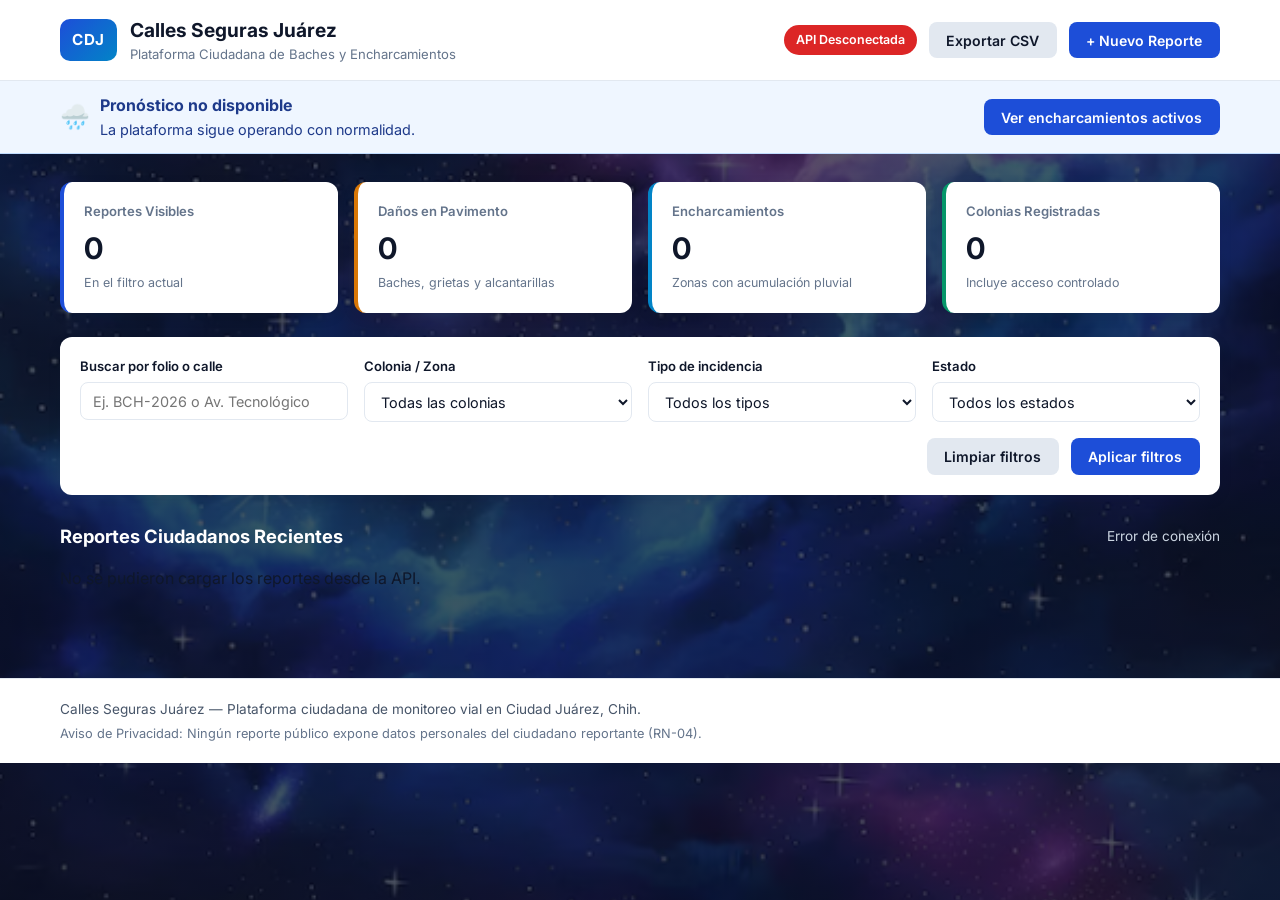
<file: index.html>
<!DOCTYPE html>
<html lang="es">
<head>
  <meta charset="UTF-8" />
  <meta name="viewport" content="width=device-width, initial-scale=1.0" />
  <title>Calles Seguras Juárez | Monitoreo Vial Ciudadano</title>
  <link rel="preconnect" href="https://fonts.googleapis.com" />
  <link rel="preconnect" href="https://fonts.gstatic.com" crossorigin />
  <link href="https://fonts.googleapis.com/css2?family=Inter:wght@400;500;600;700&display=swap" rel="stylesheet" />
  <link rel="stylesheet" href="styles.css" />
</head>
<body>
  <header class="navbar">
    <div class="container navbar-content">
      <div class="brand">
        <span class="brand-badge">CDJ</span>
        <div>
          <h1>Calles Seguras Juárez</h1>
          <p>Plataforma Ciudadana de Baches y Encharcamientos</p>
        </div>
      </div>
      <div class="navbar-actions">
        <span id="api-status" class="status-pill status-loading">Conectando API...</span>
        <button id="btn-exportar-csv" class="btn btn-secondary" title="Descargar reporte filtrado">Exportar CSV</button>
        <button id="btn-abrir-modal" class="btn btn-primary">+ Nuevo Reporte</button>
      </div>
    </div>
  </header>

  <!-- Banner de Aviso de Lluvia (HU-08.1 - API Externa Open-Meteo Juárez) -->
  <section id="banner-lluvia" class="rain-banner hidden" aria-live="polite">
    <div class="container rain-banner-content">
      <div class="rain-info">
        <span class="rain-icon" aria-hidden="true">🌧️</span>
        <div>
          <strong id="rain-titulo">Pronóstico meteorológico en Ciudad Juárez</strong>
          <p id="rain-detalle">Consultando probabilidad de precipitación en las próximas 12 horas...</p>
        </div>
      </div>
      <button id="btn-filtrar-encharcamientos" class="btn btn-warning-sm">Ver encharcamientos activos</button>
    </div>
  </section>

  <main class="container main-content">
    <!-- Tarjetas de Resumen -->
    <section class="stats-grid" aria-label="Indicadores generales">
      <article class="stat-card">
        <span class="stat-label">Reportes Visibles</span>
        <strong id="stat-total" class="stat-value">0</strong>
        <span class="stat-sub">En el filtro actual</span>
      </article>
      <article class="stat-card stat-warning">
        <span class="stat-label">Daños en Pavimento</span>
        <strong id="stat-baches" class="stat-value">0</strong>
        <span class="stat-sub">Baches, grietas y alcantarillas</span>
      </article>
      <article class="stat-card stat-info">
        <span class="stat-label">Encharcamientos</span>
        <strong id="stat-encharcamientos" class="stat-value">0</strong>
        <span class="stat-sub">Zonas con acumulación pluvial</span>
      </article>
      <article class="stat-card stat-success">
        <span class="stat-label">Colonias Registradas</span>
        <strong id="stat-colonias" class="stat-value">0</strong>
        <span class="stat-sub">Incluye acceso controlado</span>
      </article>
    </section>

    <!-- Barra de Filtros -->
    <section class="filters-card" aria-label="Filtros de búsqueda">
      <div class="filters-grid">
        <div class="form-group">
          <label for="filtro-buscar">Buscar por folio o calle</label>
          <input type="text" id="filtro-buscar" placeholder="Ej. BCH-2026 o Av. Tecnológico" />
        </div>
        <div class="form-group">
          <label for="filtro-colonia">Colonia / Zona</label>
          <select id="filtro-colonia">
            <option value="">Todas las colonias</option>
          </select>
        </div>
        <div class="form-group">
          <label for="filtro-tipo">Tipo de incidencia</label>
          <select id="filtro-tipo">
            <option value="">Todos los tipos</option>
            <option value="bache">Bache</option>
            <option value="hundimiento">Hundimiento</option>
            <option value="grieta">Grieta</option>
            <option value="alcantarilla_sin_tapa">Alcantarilla sin tapa</option>
            <option value="encharcamiento">Encharcamiento</option>
          </select>
        </div>
        <div class="form-group">
          <label for="filtro-estado">Estado</label>
          <select id="filtro-estado">
            <option value="">Todos los estados</option>
            <option value="recibido">Recibido</option>
            <option value="validado">Validado</option>
            <option value="programado">Programado</option>
            <option value="en_reparacion">En reparación</option>
            <option value="reparado">Reparado</option>
            <option value="activo">Activo (Encharcamiento)</option>
            <option value="historico">Histórico</option>
          </select>
        </div>
      </div>
      <div class="filters-footer">
        <button id="btn-limpiar" class="btn btn-secondary">Limpiar filtros</button>
        <button id="btn-filtrar" class="btn btn-primary">Aplicar filtros</button>
      </div>
    </section>

    <!-- Listado de Reportes -->
    <section class="reports-section" aria-label="Listado de reportes">
      <div class="section-header">
        <h2>Reportes Ciudadanos Recientes</h2>
        <span id="resultados-texto" class="muted-text">Cargando registros...</span>
      </div>
      <div id="reportes-grid" class="reports-grid"></div>
    </section>
  </main>

  <footer class="footer">
    <div class="container footer-content">
      <p>Calles Seguras Juárez — Plataforma ciudadana de monitoreo vial en Ciudad Juárez, Chih.</p>
      <p class="footer-note">Aviso de Privacidad: Ningún reporte público expone datos personales del ciudadano reportante (RN-04).</p>
    </div>
  </footer>

  <!-- Modal para Crear Nuevo Reporte -->
  <div id="modal-reporte" class="modal-backdrop hidden" role="dialog" aria-modal="true" aria-labelledby="modal-titulo">
    <div class="modal-card">
      <div class="modal-header">
        <h3 id="modal-titulo">Registrar Nuevo Reporte</h3>
        <button id="btn-cerrar-modal" class="btn-icon" aria-label="Cerrar">&times;</button>
      </div>
      <form id="form-nuevo-reporte" class="modal-form">
        <div class="form-row">
          <div class="form-group">
            <label for="rep-tipo">Tipo de incidencia *</label>
            <select id="rep-tipo" required>
              <option value="bache">Bache</option>
              <option value="hundimiento">Hundimiento</option>
              <option value="grieta">Grieta</option>
              <option value="alcantarilla_sin_tapa">Alcantarilla sin tapa</option>
              <option value="encharcamiento">Encharcamiento</option>
            </select>
          </div>
          <div class="form-group">
            <label for="rep-colonia">Colonia / Zona *</label>
            <select id="rep-colonia" required>
              <option value="">Selecciona una colonia...</option>
            </select>
          </div>
        </div>

        <div class="form-row">
          <div class="form-group">
            <label for="rep-calle">Calle y referencia *</label>
            <input type="text" id="rep-calle" placeholder="Ej. Av. Ejército Nacional #4520" required />
          </div>
          <div class="form-group">
            <label for="rep-severidad" id="label-severidad">Severidad o nivel *</label>
            <input type="text" id="rep-severidad" placeholder="Ej. Alta / Cubre un carril" value="Media" required />
          </div>
        </div>

        <div class="form-row">
          <div class="form-group">
            <label for="rep-lat">Latitud (Juárez) *</label>
            <input type="number" step="any" id="rep-lat" value="31.7385" required />
          </div>
          <div class="form-group">
            <label for="rep-lon">Longitud (Juárez) *</label>
            <input type="number" step="any" id="rep-lon" value="-106.4850" required />
          </div>
        </div>

        <div class="geo-row">
          <button type="button" id="btn-usar-gps" class="btn btn-secondary btn-sm">📍 Usar mi ubicación GPS</button>
          <span id="gps-estado" class="muted-text">Validado dentro del municipio de Juárez (RN-01)</span>
        </div>

        <div class="form-group">
          <label for="rep-descripcion">Descripción detallada *</label>
          <textarea id="rep-descripcion" rows="3" maxlength="500" placeholder="Describe el tamaño, riesgo vial o referencia cercana (máx. 500 caracteres)..." required></textarea>
        </div>

        <div class="modal-actions">
          <button type="button" id="btn-cancelar-modal" class="btn btn-secondary">Cancelar</button>
          <button type="submit" class="btn btn-primary">Guardar Reporte</button>
        </div>
      </form>
    </div>
  </div>

  <!-- Notificación Toast -->
  <div id="toast" class="toast hidden" role="status"></div>

  <script src="app.js"></script>
</body>
</html>
</file>
<file: styles.css>
:root {
  --bg: #f4f6f9;
  --surface: #ffffff;
  --primary: #1d4ed8;
  --primary-hover: #1e40af;
  --text: #0f172a;
  --muted: #64748b;
  --border: #e2e8f0;
  --success: #059669;
  --warning: #d97706;
  --info: #0284c7;
  --danger: #dc2626;
  --radius: 12px;
  --shadow: 0 4px 14px rgba(15, 23, 42, 0.08);
}

* {
  box-sizing: border-box;
  margin: 0;
  padding: 0;
}

body {
  min-height: 100vh;
  font-family: "Inter", system-ui, -apple-system, sans-serif;
  background-color: #0b1026;
  background-image:
    linear-gradient(rgba(10, 15, 35, 0.68), rgba(10, 15, 35, 0.72)),
    url("galaxia.png");
  background-size: cover;
  background-position: center;
  background-attachment: fixed;
  background-repeat: no-repeat;
  color: var(--text);
  line-height: 1.5;
}

.container {
  max-width: 1200px;
  margin: 0 auto;
  padding: 0 1.25rem;
}

/* Navbar */
.navbar {
  background: var(--surface);
  border-bottom: 1px solid var(--border);
  position: sticky;
  top: 0;
  z-index: 20;
}

.navbar-content {
  display: flex;
  align-items: center;
  justify-content: space-between;
  padding-top: 1rem;
  padding-bottom: 1rem;
  gap: 1rem;
  flex-wrap: wrap;
}

.brand {
  display: flex;
  align-items: center;
  gap: 0.85rem;
}

.brand-badge {
  background: linear-gradient(135deg, #1d4ed8, #0284c7);
  color: #fff;
  font-weight: 700;
  padding: 0.6rem 0.75rem;
  border-radius: 10px;
  font-size: 0.95rem;
  letter-spacing: 0.04em;
}

.brand h1 {
  font-size: 1.2rem;
  font-weight: 700;
}

.brand p {
  font-size: 0.82rem;
  color: var(--muted);
}

.navbar-actions {
  display: flex;
  align-items: center;
  gap: 0.75rem;
  flex-wrap: wrap;
}

.status-pill {
  font-size: 0.78rem;
  font-weight: 600;
  padding: 0.35rem 0.75rem;
  border-radius: 999px;
}

.status-loading {
  background: #fef3c7;
  color: #92400e;
}

.status-online {
  background: #d1fae5;
  color: #065f46;
}

.status-offline {
  background: #fee2e2;
  color: #991b1b;
}

/* Banner de lluvia */
.rain-banner {
  background-color: #eff6ff;
  border-bottom: 1px solid #bfdbfe;
  padding: 12px 0;
  color: #1e3a8a;
}

.rain-banner.rain-alert {
  background-color: #fef3c7;
  border-bottom-color: #fcd34d;
  color: #92400e;
}

.rain-banner-content {
  display: flex;
  flex-wrap: wrap;
  align-items: center;
  justify-content: space-between;
  gap: 12px;
}

.rain-info {
  display: flex;
  align-items: center;
  gap: 10px;
}

.rain-icon {
  font-size: 1.5rem;
}

.rain-info p {
  margin: 2px 0 0;
  font-size: 0.9rem;
}

.btn-warning-sm {
  background-color: #1d4ed8;
  color: #ffffff;
  border: none;
  padding: 8px 12px;
  border-radius: 8px;
  font-size: 0.85rem;
  font-weight: 600;
  cursor: pointer;
}

.btn-warning-sm:hover {
  background-color: #1e40af;
}

/* Main */
.main-content {
  padding-top: 1.75rem;
  padding-bottom: 3rem;
}

/* Stats */
.stats-grid {
  display: grid;
  grid-template-columns: repeat(auto-fit, minmax(220px, 1fr));
  gap: 1rem;
  margin-bottom: 1.5rem;
}

.stat-card {
  background: var(--surface);
  padding: 1.25rem;
  border-radius: var(--radius);
  box-shadow: var(--shadow);
  border-left: 4px solid var(--primary);
  display: flex;
  flex-direction: column;
}

.stat-warning { border-left-color: var(--warning); }
.stat-info { border-left-color: var(--info); }
.stat-success { border-left-color: var(--success); }

.stat-label {
  font-size: 0.82rem;
  color: var(--muted);
  font-weight: 600;
}

.stat-value {
  font-size: 1.85rem;
  font-weight: 700;
  margin: 0.25rem 0;
}

.stat-sub {
  font-size: 0.78rem;
  color: var(--muted);
}

/* Filters */
.filters-card {
  background: var(--surface);
  padding: 1.25rem;
  border-radius: var(--radius);
  box-shadow: var(--shadow);
  margin-bottom: 1.75rem;
}

.filters-grid {
  display: grid;
  grid-template-columns: repeat(auto-fit, minmax(210px, 1fr));
  gap: 1rem;
}

.form-group {
  display: flex;
  flex-direction: column;
  gap: 0.35rem;
}

.form-group label {
  font-size: 0.82rem;
  font-weight: 600;
  color: var(--text);
}

input, select, textarea {
  padding: 0.6rem 0.75rem;
  border: 1px solid var(--border);
  border-radius: 8px;
  font-family: inherit;
  font-size: 0.9rem;
  color: var(--text);
  background: #fff;
}

input:focus, select:focus, textarea:focus {
  outline: none;
  border-color: var(--primary);
  box-shadow: 0 0 0 3px rgba(29, 78, 216, 0.12);
}

.filters-footer {
  display: flex;
  justify-content: flex-end;
  gap: 0.75rem;
  margin-top: 1rem;
}

/* Buttons */
.btn {
  padding: 0.6rem 1.1rem;
  border: none;
  border-radius: 8px;
  font-family: inherit;
  font-size: 0.88rem;
  font-weight: 600;
  cursor: pointer;
  transition: background 0.15s ease, transform 0.1s ease;
}

.btn:active {
  transform: scale(0.98);
}

.btn-primary {
  background: var(--primary);
  color: #fff;
}

.btn-primary:hover {
  background: var(--primary-hover);
}

.btn-secondary {
  background: #e2e8f0;
  color: var(--text);
}

.btn-secondary:hover {
  background: #cbd5e1;
}

.btn-outline {
  background: transparent;
  border: 1px solid var(--primary);
  color: var(--primary);
  padding: 0.45rem 0.85rem;
  font-size: 0.82rem;
}

.btn-outline:hover {
  background: rgba(29, 78, 216, 0.08);
}

.btn-sm {
  padding: 6px 10px;
  font-size: 0.85rem;
}

/* Reports Grid */
.section-header {
  display: flex;
  align-items: center;
  justify-content: space-between;
  margin-bottom: 1rem;
  flex-wrap: wrap;
  gap: 0.5rem;
}

.section-header h2 {
  font-size: 1.15rem;
  color: #ffffff;
}

.muted-text {
  font-size: 0.85rem;
  color: #cbd5e1;
}

.reports-grid {
  display: grid;
  grid-template-columns: repeat(auto-fill, minmax(320px, 1fr));
  gap: 1.15rem;
}

.report-card {
  background: var(--surface);
  border-radius: var(--radius);
  padding: 1.2rem;
  box-shadow: var(--shadow);
  border: 1px solid var(--border);
  display: flex;
  flex-direction: column;
  justify-content: space-between;
  gap: 0.85rem;
}

.report-top {
  display: flex;
  align-items: center;
  justify-content: space-between;
  gap: 0.5rem;
}

.folio-tag {
  font-weight: 700;
  font-size: 0.85rem;
  color: var(--primary);
  background: #eff6ff;
  padding: 0.25rem 0.6rem;
  border-radius: 6px;
}

.badge {
  font-size: 0.75rem;
  font-weight: 600;
  padding: 0.22rem 0.6rem;
  border-radius: 999px;
  text-transform: capitalize;
}

.badge-estado {
  background: #f1f5f9;
  color: #334155;
}

.badge-encharcamiento {
  background: #e0f2fe;
  color: #0369a1;
}

.badge-danio {
  background: #fef3c7;
  color: #92400e;
}

.report-title {
  font-size: 1rem;
  font-weight: 700;
  margin-bottom: 0.2rem;
}

.report-meta {
  font-size: 0.82rem;
  color: var(--muted);
}

.report-desc {
  font-size: 0.88rem;
  color: #334155;
}

.report-footer {
  display: flex;
  align-items: center;
  justify-content: space-between;
  padding-top: 0.75rem;
  border-top: 1px solid var(--border);
  gap: 0.5rem;
}

.map-link {
  color: #1d4ed8;
  text-decoration: none;
  font-weight: 600;
  font-size: 0.85rem;
}

.map-link:hover {
  text-decoration: underline;
}

.card-actions {
  display: flex;
  flex-wrap: wrap;
  gap: 8px;
  align-items: center;
  justify-content: space-between;
  margin-top: 12px;
}

.estado-select {
  padding: 6px 10px;
  border-radius: 8px;
  border: 1px solid #cbd5e1;
  background-color: #f8fafc;
  color: #1e293b;
  font-size: 0.85rem;
  font-weight: 600;
  cursor: pointer;
}

.estado-select:hover {
  border-color: #2563eb;
}

.btn-confirm {
  padding: 6px 12px;
  border-radius: 8px;
  border: 1px solid #2563eb;
  background-color: #eff6ff;
  color: #1d4ed8;
  font-size: 0.85rem;
  font-weight: 600;
  cursor: pointer;
}

.btn-confirm:hover:not(:disabled) {
  background-color: #2563eb;
  color: #ffffff;
}

.btn-confirm:disabled {
  opacity: 0.7;
  cursor: default;
}

/* Modal */
.modal-backdrop {
  position: fixed;
  inset: 0;
  background: rgba(15, 23, 42, 0.55);
  display: flex;
  align-items: center;
  justify-content: center;
  padding: 1rem;
  z-index: 50;
}

.hidden {
  display: none !important;
}

.modal-card {
  background: var(--surface);
  width: 100%;
  max-width: 560px;
  border-radius: var(--radius);
  padding: 1.5rem;
  box-shadow: 0 20px 35px rgba(0, 0, 0, 0.2);
}

.modal-header {
  display: flex;
  align-items: center;
  justify-content: space-between;
  margin-bottom: 1rem;
}

.btn-icon {
  background: none;
  border: none;
  font-size: 1.5rem;
  cursor: pointer;
  color: var(--muted);
}

.modal-form {
  display: flex;
  flex-direction: column;
  gap: 0.9rem;
}

.form-row {
  display: grid;
  grid-template-columns: 1fr 1fr;
  gap: 0.85rem;
}

@media (max-width: 540px) {
  .form-row {
    grid-template-columns: 1fr;
  }
}

.geo-row {
  display: flex;
  flex-wrap: wrap;
  align-items: center;
  gap: 10px;
  margin-bottom: 12px;
}

.modal-actions {
  display: flex;
  justify-content: flex-end;
  gap: 0.75rem;
  margin-top: 0.5rem;
}

/* Toast */
.toast {
  position: fixed;
  bottom: 1.5rem;
  right: 1.5rem;
  background: #0f172a;
  color: #fff;
  padding: 0.85rem 1.2rem;
  border-radius: 10px;
  font-size: 0.88rem;
  font-weight: 500;
  box-shadow: 0 10px 25px rgba(0, 0, 0, 0.2);
  z-index: 60;
}

/* Footer */
.footer {
  margin-top: 40px;
  padding: 20px 0;
  border-top: 1px solid var(--border);
  background-color: var(--surface);
  color: #475569;
  font-size: 0.85rem;
}

.footer-note {
  margin-top: 4px;
  font-size: 0.8rem;
  color: #64748b;
}
</file>
